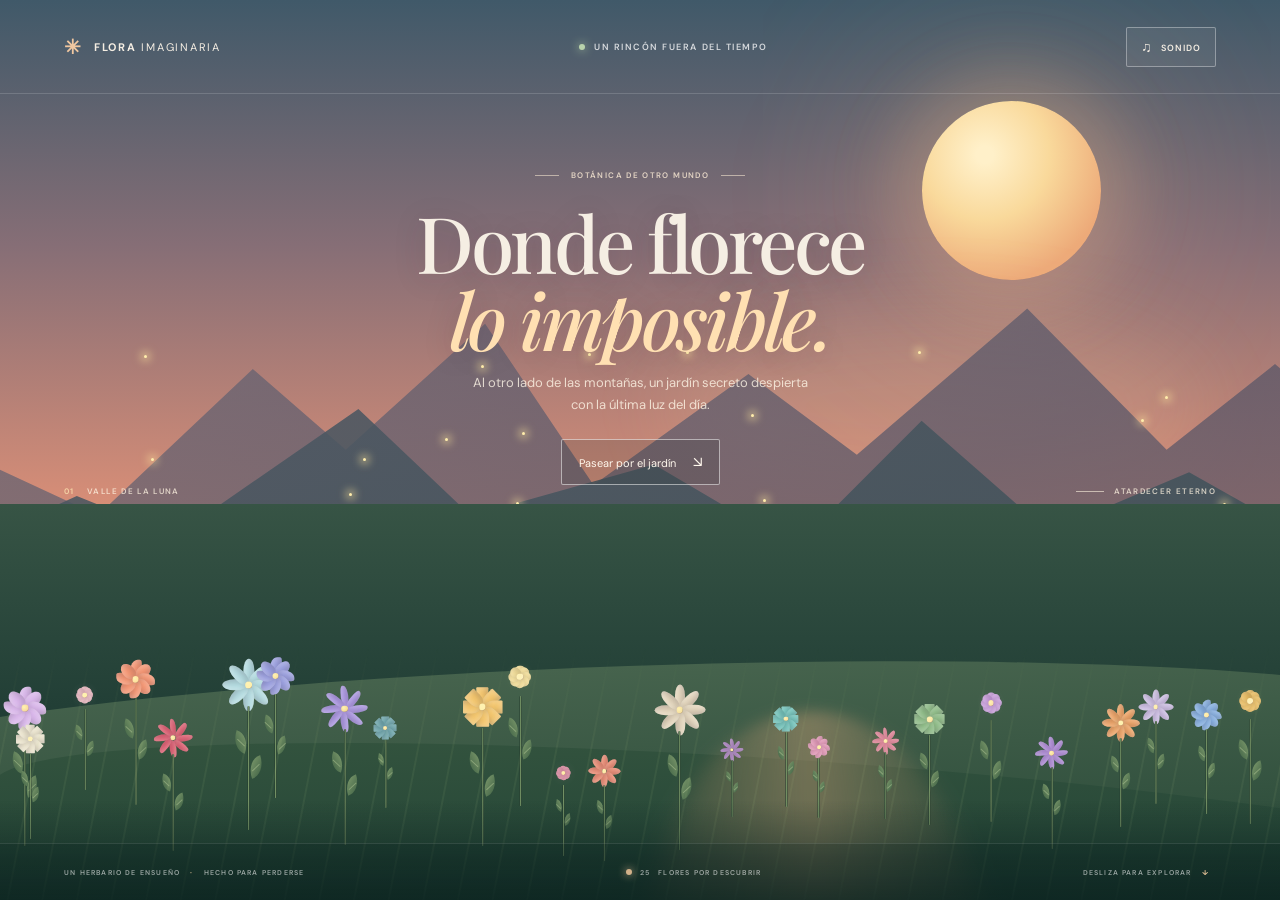
<file: index.html>
<!doctype html>
<html lang="es">

<head>
  <meta charset="utf-8">
  <meta name="viewport" content="width=device-width, initial-scale=1">
  <meta name="theme-color" content="#102b33">
  <title>Jardín de las flores imposibles</title>
  <link rel="preconnect" href="https://fonts.googleapis.com">
  <link rel="preconnect" href="https://fonts.gstatic.com" crossorigin>
  <link
    href="https://fonts.googleapis.com/css2?family=DM+Sans:wght@400;500;600;700&family=Playfair+Display:wght@500;600;700&display=swap"
    rel="stylesheet">
  <link rel="stylesheet" href="styles.css">
</head>

<body>
  <main class="garden" aria-label="Jardín fantástico con un paisaje de montañas al atardecer">
    <div class="sky" aria-hidden="true">
      <div class="sun"></div>
      <div class="sun-halo"></div>
      <div class="mountain mountain-back"></div>
      <div class="mountain mountain-middle"></div>
      <div class="mountain mountain-front"></div>
      <div class="distant-forest"></div>
      <div class="fireflies" id="fireflies"></div>
      <div class="horizon-glow"></div>
    </div>

    <header class="topbar">
      <a class="brand" href="#inicio" aria-label="Inicio">
        <span class="brand-mark" aria-hidden="true">✳</span>
        <span>FLORA <i>IMAGINARIA</i></span>
      </a>
      <span class="top-note"><span class="live-dot"></span> UN RINCÓN FUERA DEL TIEMPO</span>
      <button class="sound-button" id="soundButton" type="button" aria-label="Activar sonidos del jardín"
        aria-pressed="false">
        <span class="sound-icon" aria-hidden="true">♫</span><span class="sound-label">SONIDO</span>
      </button>
    </header>

    <section class="intro" id="inicio">
      <p class="eyebrow"><span></span> BOTÁNICA DE OTRO MUNDO <span></span></p>
      <h1>Donde florece<br><em>lo imposible.</em></h1>
      <p class="intro-copy">Al otro lado de las montañas, un jardín secreto despierta con la última luz del día.</p>
      <button class="explore-button" id="exploreButton" type="button">Pasear por el jardín <span
          aria-hidden="true">↘</span></button>
    </section>

    <div class="landscape-label label-left"><span>01</span> VALLE DE LA LUNA</div>
    <div class="landscape-label label-right"><span class="line"></span> ATARDECER ETERNO</div>

    <section class="meadow" aria-label="Colección de flores fantásticas">
      <div class="hill hill-back"></div>
      <div class="hill hill-front"></div>
      <div class="path"></div>
      <div class="flowerbeds" id="flowerbeds"></div>
      <div class="meadow-grass" aria-hidden="true"></div>
      <div class="bottom-fade"></div>
    </section>

    <aside class="plant-card" id="plantCard" aria-live="polite">
      <button class="card-close" id="cardClose" type="button" aria-label="Cerrar ficha">×</button>
      <span class="card-kicker">DESCUBRIMIENTO <span id="plantNumber">01</span></span>
      <h2 id="plantName">Luz de luna</h2>
      <p class="plant-poem" id="plantPoem">La noche deja en cada pétalo<br>un pedacito de su luz.</p>
      <span class="card-hint">UN POEMA PARA ESTA FLOR</span>
    </aside>

    <footer class="footer">
      <span>UN HERBARIO DE ENSUEÑO <b>·</b> HECHO PARA PERDERSE</span>
      <span class="flower-count"><i></i> <span id="flowerCount">0</span> FLORES POR DESCUBRIR</span>
      <span>DESLIZA PARA EXPLORAR <b>↓</b></span>
    </footer>
  </main>
  <script src="script.js"></script>
</body>

</html>
</file>
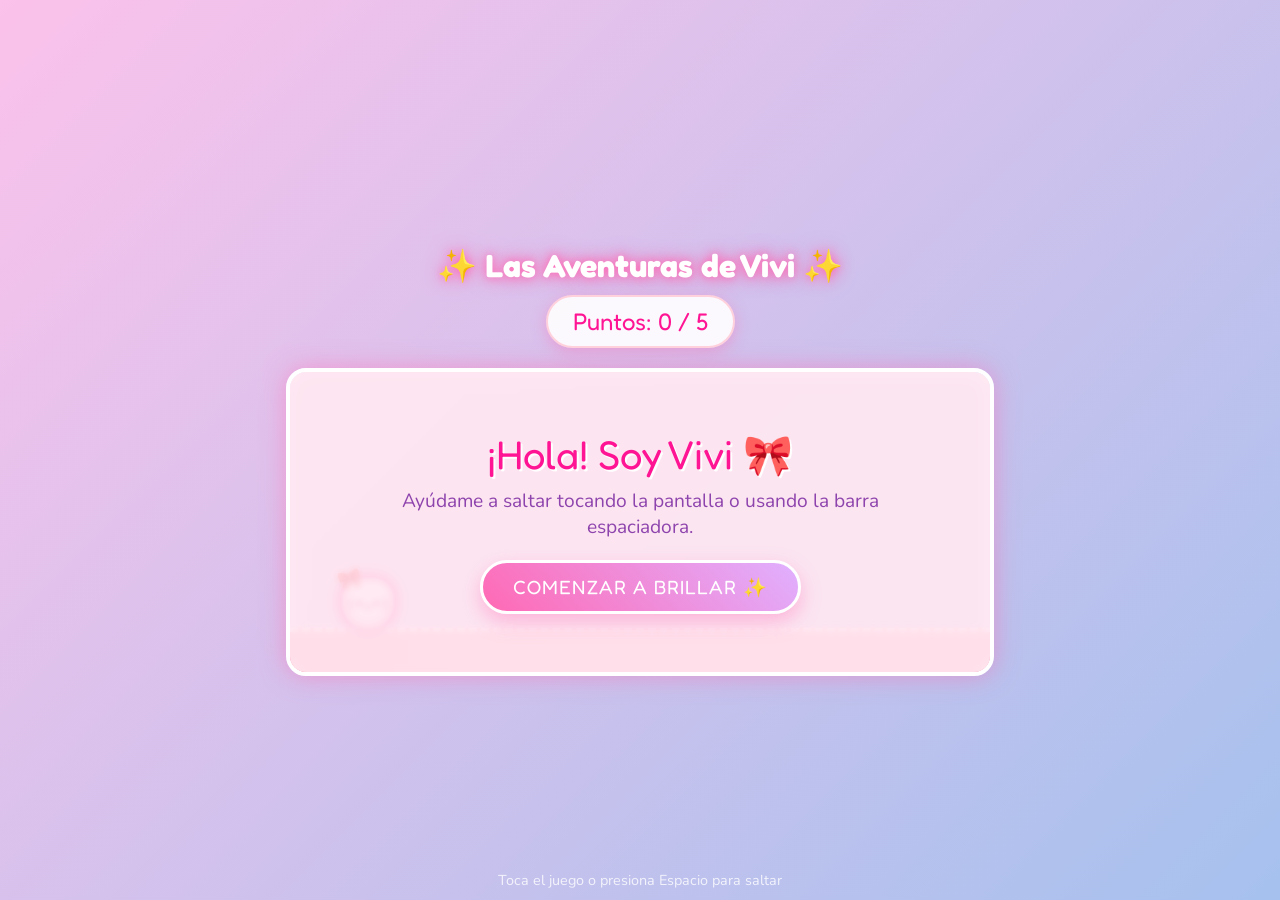
<file: aventuras_de_vivi.html>
<!DOCTYPE html>
<html lang="es">
<head>
    <meta charset="UTF-8">
    <meta name="viewport" content="width=device-width, initial-scale=1.0, maximum-scale=1.0, user-scalable=no">
    <title>Las Aventuras Coquette de Vivi 🎀</title>
    <link href="https://fonts.googleapis.com/css2?family=Fredoka+One&family=Nunito:wght@700;900&display=swap" rel="stylesheet">
    <style>
        :root {
            --pink-light: #ffd1dc;
            --pink-hot: #ff69b4;
            --pink-neon: #ff1493;
            --purple-pastel: #e0b0ff;
            --white-glow: rgba(255, 255, 255, 0.8);
        }

        body {
            margin: 0;
            padding: 0;
            background: linear-gradient(135deg, #fbc2eb 0%, #a6c1ee 100%);
            font-family: 'Nunito', sans-serif;
            display: flex;
            flex-direction: column;
            align-items: center;
            justify-content: center;
            height: 100vh;
            overflow: hidden;
            touch-action: manipulation;
        }

        h1 {
            font-family: 'Fredoka One', cursive;
            color: white;
            text-shadow: 0 0 10px var(--pink-hot), 0 0 20px var(--pink-hot);
            font-size: 2rem;
            margin-bottom: 10px;
            text-align: center;
            z-index: 2;
        }

        .score-board {
            font-family: 'Fredoka One', cursive;
            font-size: 1.5rem;
            color: var(--pink-neon);
            background: rgba(255, 255, 255, 0.9);
            padding: 10px 25px;
            border-radius: 30px;
            box-shadow: 0 4px 15px rgba(255, 105, 180, 0.4);
            margin-bottom: 20px;
            z-index: 2;
            border: 2px solid var(--pink-light);
        }

        #game-container {
            width: 100%;
            max-width: 700px;
            height: 300px;
            background: rgba(255, 255, 255, 0.3);
            backdrop-filter: blur(5px);
            border: 4px solid white;
            border-radius: 20px;
            box-shadow: 0 0 25px rgba(255, 105, 180, 0.5), inset 0 0 20px rgba(255, 255, 255, 0.8);
            position: relative;
            overflow: hidden;
            cursor: pointer;
        }

        .ground {
            position: absolute;
            bottom: 0;
            width: 100%;
            height: 40px;
            background: linear-gradient(to right, #ffb6c1, #ffc0cb);
            border-top: 4px dashed white;
        }

        #vivi {
            width: 50px;
            height: 50px;
            background: #fff;
            border: 3px solid var(--pink-hot);
            border-radius: 40% 40% 50% 50%; /* Cute blob shape */
            position: absolute;
            bottom: 40px; /* Right above ground */
            left: 50px;
            box-shadow: 0 0 15px var(--pink-hot), inset 0 -5px 10px var(--pink-light);
            display: flex;
            align-items: center;
            justify-content: center;
            font-size: 1.5rem;
            transition: transform 0.1s;
            z-index: 5;
        }

        #vivi::before {
            content: "🎀";
            position: absolute;
            top: -12px;
            left: -5px;
            font-size: 1.2rem;
            transform: rotate(-15deg);
        }

        #vivi::after {
            content: "(•ᴗ•)";
            font-family: monospace;
            font-size: 0.9rem;
            font-weight: bold;
            color: #d1498b;
        }

        .obstacle {
            width: 30px;
            height: 45px;
            background: linear-gradient(to bottom, #9b59b6, #8e44ad);
            border-radius: 10px 10px 0 0;
            position: absolute;
            bottom: 40px; /* On ground */
            box-shadow: 0 0 10px #8e44ad, inset 0 0 5px rgba(255,255,255,0.5);
            border: 2px solid white;
            border-bottom: none;
            z-index: 4;
        }

        .obstacle::after {
            content: '☁️'; /* Obstacles as dark clouds or elements */
            position: absolute;
            top: -20px;
            left: -2px;
            font-size: 1.2rem;
        }

        #ui-layer {
            position: absolute;
            top: 0;
            left: 0;
            width: 100%;
            height: 100%;
            background: rgba(255, 230, 240, 0.85);
            backdrop-filter: blur(3px);
            display: flex;
            flex-direction: column;
            align-items: center;
            justify-content: center;
            z-index: 10;
            text-align: center;
            padding: 20px;
            box-sizing: border-box;
        }

        .hidden {
            display: none !important;
        }

        .message-title {
            font-family: 'Fredoka One', cursive;
            font-size: 2.5rem;
            color: var(--pink-neon);
            margin-bottom: 10px;
            text-shadow: 2px 2px white;
            line-height: 1.2;
        }

        .message-subtitle {
            font-size: 1.2rem;
            color: #8e44ad;
            margin-bottom: 20px;
            max-width: 80%;
        }

        /* Aesthetic Button */
        button {
            background: linear-gradient(45deg, var(--pink-hot), var(--purple-pastel));
            color: white;
            border: 3px solid white;
            padding: 12px 30px;
            border-radius: 30px;
            font-family: 'Fredoka One', cursive;
            font-size: 1.2rem;
            cursor: pointer;
            box-shadow: 0 8px 20px rgba(255, 105, 180, 0.4);
            transition: all 0.2s ease;
            text-transform: uppercase;
            letter-spacing: 1px;
        }

        button:hover {
            transform: scale(1.05) translateY(-3px);
            box-shadow: 0 12px 25px rgba(255, 105, 180, 0.6);
        }

        button:active {
            transform: scale(0.95);
        }

        /* Spooky font for the specific lose text */
        .lose-text {
            color: red;
            text-transform: lowercase; /* Exact match condition */
            font-family: monospace;
            font-weight: 900;
            font-size: 2rem;
            letter-spacing: 2px;
            text-shadow: 2px 2px 0px black;
        }

        /* Instructions */
        .instructions {
            position: absolute;
            bottom: 10px;
            color: rgba(255, 255, 255, 0.8);
            font-size: 0.9rem;
            text-align: center;
            width: 100%;
        }
    </style>
</head>
<body>

    <h1>✨ Las Aventuras de Vivi ✨</h1>
    <div class="score-board">Puntos: <span id="score">0</span> / 5</div>

    <div id="game-container">
        <div class="ground"></div>
        <div id="vivi"></div>
        <div id="obstacles-container"></div>
        
        <div id="ui-layer">
            <div id="message-title" class="message-title">¡Hola! Soy Vivi 🎀</div>
            <div id="message-subtitle" class="message-subtitle">Ayúdame a saltar tocando la pantalla o usando la barra espaciadora.</div>
            <button id="action-btn">Comenzar a brillar ✨</button>
        </div>
    </div>
    
    <div class="instructions">Toca el juego o presiona Espacio para saltar</div>

    <script>
        const gameContainer = document.getElementById('game-container');
        const viviElement = document.getElementById('vivi');
        const obstaclesContainer = document.getElementById('obstacles-container');
        const scoreElement = document.getElementById('score');
        const uiLayer = document.getElementById('ui-layer');
        const messageTitle = document.getElementById('message-title');
        const messageSubtitle = document.getElementById('message-subtitle');
        const actionBtn = document.getElementById('action-btn');

        // Physics & Game Constants
        let isPlaying = false;
        let score = 0;
        const TARGET_SCORE = 5;
        
        // Vivi physics
        const GROUND_LEVEL = 40; // matches css bottom
        let viviY = GROUND_LEVEL;
        let velocityY = 0;
        const GRAVITY = 0.8;
        const JUMP_STRENGTH = -13;
        let isJumping = false;
        
        // Obstacles config
        let obstacles = [];
        let gameLoopId;
        let frameCount = 0;
        let nextSpawnRate = 90; // Frames until next obstacle

        // Win Messages Array
        const winMessages = [
            "¡Soportaste y devoraste! 💅",
            "¡Nivel Diosa inalcanzable! ✨",
            "¡La más pro del barrio! 👑",
            "¡Ni la NASA tiene esa precisión! 🚀",
            "¡Sirviendo look y victoria! 💖",
            "¡Ate and left no crumbs! 🎀"
        ];
        let winIndex = 0;

        function jump() {
            if (!isPlaying) return;
            if (!isJumping) {
                isJumping = true;
                velocityY = JUMP_STRENGTH;
                viviElement.style.transform = 'scaleY(1.1) scaleX(0.9)'; // Stretch effect
                setTimeout(() => {
                    viviElement.style.transform = 'none';
                }, 150);
            }
        }

        // Event Listeners for Jump
        document.addEventListener('keydown', (e) => {
            if (e.code === 'Space' || e.code === 'ArrowUp') {
                e.preventDefault(); // Prevent scrolling
                jump();
            }
        });

        gameContainer.addEventListener('mousedown', (e) => {
            if (e.target.tagName !== 'BUTTON') jump();
        });
        
        gameContainer.addEventListener('touchstart', (e) => {
            if (e.target.tagName !== 'BUTTON') {
                e.preventDefault();
                jump();
            }
        }, { passive: false });

        function spawnObstacle() {
            const obsEl = document.createElement('div');
            obsEl.classList.add('obstacle');
            
            // Start obstacle at the right edge of the container
            const containerWidth = gameContainer.offsetWidth;
            const obsX = containerWidth;
            
            obsEl.style.left = obsX + 'px';
            obstaclesContainer.appendChild(obsEl);
            
            obstacles.push({
                element: obsEl,
                x: obsX,
                passed: false,
                width: 30,
                height: 45
            });
        }

        function resetGame() {
            obstacles.forEach(obs => obs.element.remove());
            obstacles = [];
            score = 0;
            scoreElement.innerText = score;
            viviY = GROUND_LEVEL;
            velocityY = 0;
            isJumping = false;
            viviElement.style.bottom = viviY + 'px';
            frameCount = 0;
            nextSpawnRate = 90;
            
            uiLayer.classList.add('hidden');
            isPlaying = true;
            gameLoop();
        }

        function gameOver(won) {
            isPlaying = false;
            cancelAnimationFrame(gameLoopId);
            uiLayer.classList.remove('hidden');

            if (won) {
                // WIN LOGIC
                messageTitle.className = 'message-title'; // reset to normal aesthetic class
                messageTitle.innerHTML = winMessages[winIndex];
                messageSubtitle.innerText = "¡Llegaste a los 5 puntos como una reina!";
                actionBtn.innerText = "Jugar de nuevo 💖";
                
                // Cycle array
                winIndex = (winIndex + 1) % winMessages.length;
            } else {
                // LOSE LOGIC (Exact required text)
                messageTitle.className = 'lose-text'; // spooky/red class
                messageTitle.innerText = "te voy a hackear el wasa";
                messageSubtitle.innerText = "¡Ay no! Vivi chocó con las malas vibras.";
                actionBtn.innerText = "Intentar otra vez 🥺";
            }
        }

        actionBtn.addEventListener('click', () => {
            resetGame();
        });

        function gameLoop() {
            if (!isPlaying) return;

            frameCount++;

            // 1. Update Vivi Physics
            if (isJumping) {
                velocityY += GRAVITY;
                viviY -= velocityY; // Subtract because higher bottom value goes UP visually

                if (viviY <= GROUND_LEVEL) {
                    viviY = GROUND_LEVEL;
                    velocityY = 0;
                    isJumping = false;
                }
                viviElement.style.bottom = viviY + 'px';
            }

            // 2. Spawn obstacles randomly
            if (frameCount >= nextSpawnRate) {
                spawnObstacle();
                frameCount = 0;
                // Randomize next spawn (between 70 and 130 frames for variability)
                nextSpawnRate = Math.floor(Math.random() * 60) + 70;
            }

            // Constants for Vivi's hitbox
            const viviLeft = 50; 
            const viviRight = 50 + 50; // left + width
            const viviBottom = viviY;
            const viviTop = viviY + 50; // bottom + height

            // 3. Move and process obstacles
            for (let i = obstacles.length - 1; i >= 0; i--) {
                let obs = obstacles[i];
                
                // Speed of obstacles (can increase to make it harder, but keep it casual)
                obs.x -= 5.5; 
                obs.element.style.left = obs.x + 'px';

                // Hitbox for obstacle
                let obsLeft = obs.x;
                let obsRight = obs.x + obs.width;
                let obsBottom = GROUND_LEVEL;
                let obsTop = GROUND_LEVEL + obs.height;

                // Check Collision (AABB)
                if (
                    viviRight > obsLeft + 10 &&  // +10 adds a bit of forgiveness margin to the hitboxes
                    viviLeft < obsRight - 10 &&
                    viviBottom < obsTop &&
                    viviTop > obsBottom
                ) {
                    // LOST GAME
                    gameOver(false);
                    return; 
                }

                // Check Score Passing
                if (!obs.passed && obs.x < viviLeft) {
                    obs.passed = true;
                    score++;
                    scoreElement.innerText = score;
                    
                    // WIN GAME CHECK
                    if (score >= TARGET_SCORE) {
                        gameOver(true);
                        return;
                    }
                }

                // Remove off-screen obstacles to save memory
                if (obs.x < -50) {
                    obs.element.remove();
                    obstacles.splice(i, 1);
                }
            }

            gameLoopId = requestAnimationFrame(gameLoop);
        }
    </script>
</body>
</html>
</file>
<file: styles.css>
:root {
  color-scheme: dark;
  --ink: #f5eee3;
  --muted: rgba(245, 238, 227, .66);
  --glass: rgba(14, 38, 43, .58);
  --serif: "Playfair Display", Georgia, serif;
  --sans: "DM Sans", Arial, sans-serif;
}
* { box-sizing: border-box; }
html { min-width: 320px; min-height: 100%; scroll-behavior: smooth; }
body { margin: 0; min-height: 100vh; background: #102a32; color: var(--ink); font-family: var(--sans); }
button { font: inherit; }
.garden { min-height: 760px; height: 100vh; position: relative; overflow: hidden; isolation: isolate; background: linear-gradient(180deg, #465b6a 0%, #b77868 39%, #edb278 66%, #32534d 100%); }
.sky { position: absolute; inset: 0 0 20% 0; overflow: hidden; z-index: -2; background: linear-gradient(180deg, #405969 0%, #866e76 34%, #d58d77 69%, #f1bd85 100%); }
.sun { position: absolute; width: clamp(115px, 14vw, 205px); aspect-ratio: 1; border-radius: 50%; left: 72%; top: 14%; background: radial-gradient(circle at 35% 30%, #fff0c9 0 5%, #f9d99b 38%, #edaa79 75%); box-shadow: 0 0 65px 28px rgba(255, 197, 144, .23), 0 0 170px 65px rgba(255, 187, 145, .16); }
.sun-halo { position: absolute; width: 42vw; height: 15vw; left: 52%; top: 43%; border-radius: 50%; background: rgba(255, 211, 161, .12); filter: blur(38px); }
.mountain { position: absolute; bottom: -3%; width: 110%; left: -5%; clip-path: polygon(0 59%, 8% 45%, 15% 55%, 25% 26%, 31% 42%, 40% 17%, 47% 49%, 57% 27%, 64% 43%, 75% 14%, 84% 42%, 91% 25%, 100% 49%, 100% 100%, 0 100%); }
.mountain-back { height: 70%; background: linear-gradient(155deg, #6b6977, #555568 60%, #645563); opacity: .72; transform: scaleX(1.1); }
.mountain-middle { height: 55%; background: linear-gradient(165deg, #505965, #394f55); clip-path: polygon(0 54%, 10% 38%, 17% 48%, 30% 16%, 38% 43%, 51% 30%, 61% 51%, 70% 19%, 79% 47%, 89% 32%, 100% 54%, 100% 100%, 0 100%); opacity: .88; }
.mountain-front { height: 39%; background: linear-gradient(170deg, #294448, #263e3e); clip-path: polygon(0 50%, 11% 38%, 19% 52%, 28% 33%, 40% 47%, 52% 24%, 61% 44%, 76% 35%, 88% 49%, 100% 29%, 100% 100%, 0 100%); }
.distant-forest { position: absolute; height: 20%; left: 0; right: 0; bottom: 0; background: linear-gradient(180deg, rgba(36, 60, 53, .2), #233e38); clip-path: polygon(0 34%, 4% 27%, 6% 40%, 9% 18%, 12% 39%, 17% 25%, 21% 46%, 24% 15%, 28% 39%, 32% 25%, 36% 50%, 40% 19%, 44% 38%, 49% 23%, 53% 43%, 58% 16%, 62% 39%, 66% 24%, 70% 46%, 74% 15%, 78% 36%, 82% 20%, 86% 45%, 91% 18%, 95% 40%, 100% 24%, 100% 100%, 0 100%); }
.horizon-glow { position: absolute; height: 24%; left: -5%; right: -5%; bottom: 1%; background: linear-gradient(180deg, rgba(244, 181, 132, .05), rgba(243, 178, 128, .22), transparent); filter: blur(23px); }
.topbar { position: absolute; z-index: 8; top: 0; left: 0; right: 0; height: 94px; padding: 0 clamp(22px, 5vw, 82px); display: flex; align-items: center; justify-content: space-between; border-bottom: 1px solid rgba(255,255,255,.15); }
.brand { display: flex; gap: 11px; align-items: center; color: var(--ink); text-decoration: none; letter-spacing: .16em; font-size: 11px; font-weight: 700; }
.brand i { font-style: normal; font-weight: 400; }
.brand-mark { color: #f0c7a0; font-size: 20px; }
.top-note, .sound-button, .landscape-label, .footer, .eyebrow, .card-kicker, .card-hint { letter-spacing: .17em; font-size: 9px; font-weight: 600; }
.top-note { display: flex; align-items: center; gap: 9px; color: rgba(255,255,255,.77); }
.live-dot { width: 6px; height: 6px; background: #b9d3ac; border-radius: 50%; box-shadow: 0 0 10px #c2dda9; }
.sound-button { border: 1px solid rgba(255,255,255,.35); background: rgba(255,255,255,.05); color: var(--ink); padding: 10px 14px; border-radius: 2px; letter-spacing: .12em; cursor: pointer; transition: background .2s, border-color .2s; }
.sound-button:hover, .sound-button[aria-pressed="true"] { background: rgba(255,255,255,.16); border-color: rgba(255,255,255,.7); }
.sound-icon { font-size: 14px; margin-right: 8px; vertical-align: -1px; }
.intro { position: absolute; z-index: 3; top: 18%; left: 50%; width: min(560px, 90%); transform: translateX(-50%); text-align: center; animation: intro-in 1.1s both; }
.eyebrow { color: rgba(255, 239, 216, .8); display: flex; gap: 12px; align-items: center; justify-content: center; font-size: 8px; }
.eyebrow span { display: inline-block; width: 24px; height: 1px; background: rgba(255,239,216,.55); }
h1 { font: 500 clamp(43px, 6.1vw, 82px)/.98 var(--serif); letter-spacing: -.045em; margin: 24px 0 15px; text-shadow: 0 3px 30px rgba(55, 42, 52, .17); }
h1 em { color: #ffe0b2; font-weight: 500; }
.intro-copy { max-width: 350px; margin: 0 auto; color: rgba(255, 247, 232, .79); font-size: 13px; line-height: 1.7; }
.explore-button { margin-top: 23px; padding: 12px 17px; border: 1px solid rgba(255,255,255,.52); color: #fff8ed; background: rgba(42,50,54,.18); border-radius: 2px; cursor: pointer; font-size: 11px; transition: .25s; }
.explore-button span { margin-left: 14px; font-size: 15px; }
.explore-button:hover { background: rgba(255,255,255,.2); transform: translateY(-2px); }
.landscape-label { position: absolute; z-index: 5; top: 54%; color: rgba(255,245,226,.76); font-size: 8px; }
.label-left { left: clamp(22px, 5vw, 82px); }
.label-left span { color: #f4d2a5; margin-right: 9px; }
.label-right { right: clamp(22px, 5vw, 82px); display: flex; align-items: center; gap: 10px; }
.label-right .line { width: 28px; height: 1px; background: rgba(255,245,226,.6); }
.meadow { position: absolute; z-index: 1; bottom: 0; height: 44%; width: 100%; overflow: hidden; background: linear-gradient(180deg, #375445, #18352f 75%, #112c29); }
.hill { position: absolute; border-radius: 50% 50% 0 0 / 28% 28% 0 0; }
.hill-back { width: 135%; height: 83%; bottom: -24%; left: -18%; background: linear-gradient(180deg, #46634d, #294938 70%); transform: rotate(-2deg); }
.hill-front { width: 128%; height: 72%; bottom: -37%; right: -27%; background: linear-gradient(175deg, #375740, #1b3c32 65%); transform: rotate(4deg); }
.path { position: absolute; z-index: 2; height: 100%; width: 23%; left: 52%; bottom: -36%; transform: perspective(110px) rotateX(14deg) rotate(-2deg); background: linear-gradient(90deg, rgba(185,139,101,.14), rgba(208,161,119,.42), rgba(190,144,106,.12)); filter: blur(14px); border-radius: 50% 50% 0 0; }
.flowerbeds { position: absolute; z-index: 4; inset: 3% 0 0; }
.meadow-grass { position: absolute; z-index: 5; inset: 35% 0 0; opacity: .22; background: repeating-linear-gradient(101deg, transparent 0 21px, rgba(191,210,143,.35) 22px 23px, transparent 24px 34px); mask-image: linear-gradient(transparent, #000 45%); pointer-events: none; }
.bottom-fade { position: absolute; z-index: 6; inset: 75% 0 0; background: linear-gradient(transparent, rgba(11,34,31,.74)); pointer-events: none; }
.flower { position: absolute; z-index: 1; bottom: var(--bottom); left: var(--left); width: var(--size); height: calc(var(--size) * 3.2); padding: 0; border: 0; background: transparent; cursor: pointer; transform: translateX(-50%); transform-origin: bottom center; animation: flower-sway var(--sway, 4s) ease-in-out infinite alternate; animation-delay: var(--delay, 0s); transition: filter .3s; }
.flower:hover, .flower:focus-visible { z-index: 7; filter: brightness(1.3) drop-shadow(0 0 9px var(--glow)); outline: none; }
.stem { position: absolute; width: 2px; left: 50%; bottom: 0; height: 76%; transform: translateX(-50%); border-radius: 3px; background: linear-gradient(90deg, #233b2d, #739164 48%, #304533); }
.leaf { position: absolute; width: 29%; height: 12%; bottom: 33%; left: 50%; background: linear-gradient(135deg, #86a272, #385b40); border-radius: 100% 0 100% 0; transform: rotate(-18deg); }
.leaf::after { content: ""; position: absolute; left: 14%; top: 53%; width: 70%; height: 1px; background: rgba(202,221,167,.4); transform: rotate(-25deg); }
.leaf-right { transform: scaleX(-1) rotate(-18deg); bottom: 48%; left: 20%; }
.bloom { position: absolute; left: 50%; top: 0; width: 70%; aspect-ratio: 1; transform: translateX(-50%); }
.petal { position: absolute; left: 50%; top: 50%; width: 38%; height: 56%; border-radius: 55% 55% 44% 44%; transform-origin: 50% 100%; transform: translate(-50%, -100%) rotate(var(--angle)) translateY(-12%); background: var(--petal); box-shadow: inset -3px -2px 5px rgba(39,29,45,.18), inset 2px 2px 5px rgba(255,255,255,.25); }
.core { position: absolute; top: 50%; left: 50%; width: 20%; aspect-ratio: 1; transform: translate(-50%,-50%); border-radius: 50%; background: radial-gradient(circle at 36% 35%, #fff2b3, var(--center) 64%, #7b5547); box-shadow: 0 0 11px var(--glow); }
.flower[data-kind="orchid"] .petal:nth-child(odd) { border-radius: 70% 20% 65% 35%; }
.flower[data-kind="lily"] .petal { width: 30%; height: 66%; }
.flower[data-kind="star"] .petal { width: 24%; height: 62%; border-radius: 25% 70% 25% 70%; }
.flower[data-kind="puff"] .petal { width: 32%; height: 32%; border-radius: 50% 50% 30% 30%; }
.flower[data-kind="bell"] .petal { width: 38%; height: 52%; border-radius: 8% 8% 60% 60%; }
.flower-card-number { display: none; }
.plant-card { position: absolute; z-index: 10; display: none; width: 235px; left: 50%; bottom: 15%; padding: 21px 23px 19px; transform: translateX(-50%); border: 1px solid rgba(255,255,255,.19); background: var(--glass); backdrop-filter: blur(17px); box-shadow: 0 14px 40px rgba(0,0,0,.18); animation: card-in .25s ease-out; }
.plant-card.visible { display: block; }
.card-close { position: absolute; top: 8px; right: 10px; color: rgba(255,255,255,.72); background: none; border: 0; font-size: 19px; cursor: pointer; }
.card-kicker { color: #d6c5aa; font-size: 7px; }
.card-kicker span { color: #fff2cf; margin-left: 5px; }
.plant-card h2 { font: 500 23px var(--serif); margin: 10px 0 7px; }
.plant-card p { margin: 0; color: rgba(255,255,255,.84); font: italic 13px/1.8 var(--serif); white-space: pre-line; }
.card-hint { display: block; margin-top: 14px; color: rgba(236,222,198,.58); font-size: 6px; }
.footer { position: absolute; z-index: 8; bottom: 0; left: 0; right: 0; height: 57px; padding: 0 clamp(22px, 5vw, 82px); display: flex; justify-content: space-between; align-items: center; border-top: 1px solid rgba(255,255,255,.1); background: rgba(10,30,29,.18); color: rgba(255,255,255,.57); font-size: 7px; }
.footer b { margin: 0 7px; color: #eac69b; }
.flower-count { display: flex; align-items: center; gap: 8px; }
.flower-count i { display: inline-block; width: 6px; height: 6px; border-radius: 50%; background: #d2b18a; box-shadow: 0 0 8px #edc79c; }
.firefly { position: absolute; width: 3px; height: 3px; border-radius: 50%; background: #ffedac; box-shadow: 0 0 8px 3px rgba(255,232,156,.65); animation: firefly-float var(--duration) ease-in-out infinite alternate; animation-delay: var(--delay); }
@keyframes flower-sway { from { rotate: -2deg; } to { rotate: 2deg; } }
@keyframes firefly-float { from { transform: translate(0, 0); opacity: .15; } to { transform: translate(var(--dx), var(--dy)); opacity: .95; } }
@keyframes intro-in { from { opacity: 0; transform: translate(-50%, 12px); } to { opacity: 1; transform: translate(-50%, 0); } }
@keyframes card-in { from { opacity: 0; translate: 0 7px; } to { opacity: 1; translate: 0 0; } }
@media (max-width: 650px) {
  .garden { min-height: 700px; height: 100svh; }
  .topbar { height: 70px; padding: 0 20px; }
  .top-note { display: none; }
  .brand { font-size: 9px; }
  .sound-button { padding: 8px 10px; font-size: 8px; }
  .intro { top: 17%; }
  .intro-copy { max-width: 290px; font-size: 12px; }
  .landscape-label { top: 51%; font-size: 6px; }
  .meadow { height: 42%; }
  .footer { height: 49px; padding: 0 15px; font-size: 6px; letter-spacing: .1em; }
  .footer > span:first-child { max-width: 90px; line-height: 1.6; }
  .footer > span:last-child { max-width: 85px; text-align: right; line-height: 1.6; }
  .plant-card { bottom: 11%; width: 215px; }
}
@media (prefers-reduced-motion: reduce) { *, *::before, *::after { animation-duration: .01ms !important; animation-iteration-count: 1 !important; scroll-behavior: auto !important; } }
</file>
